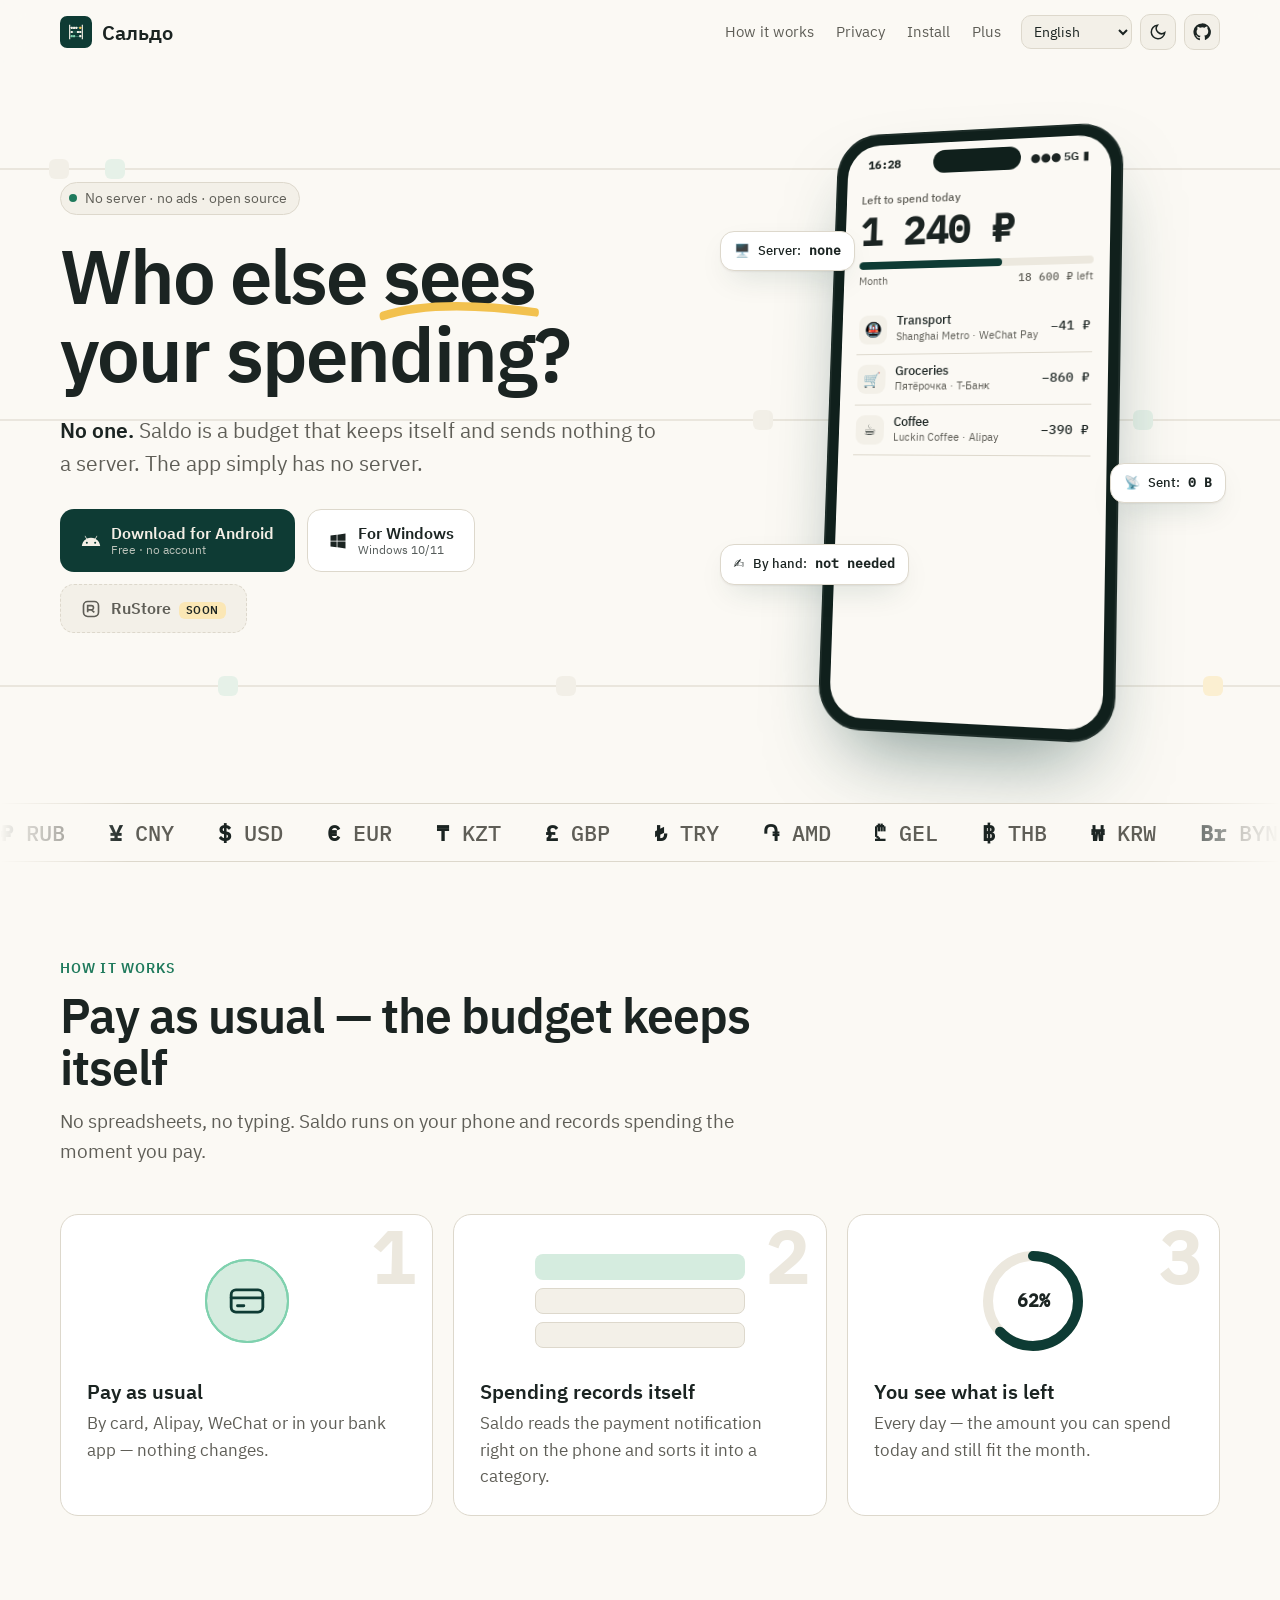
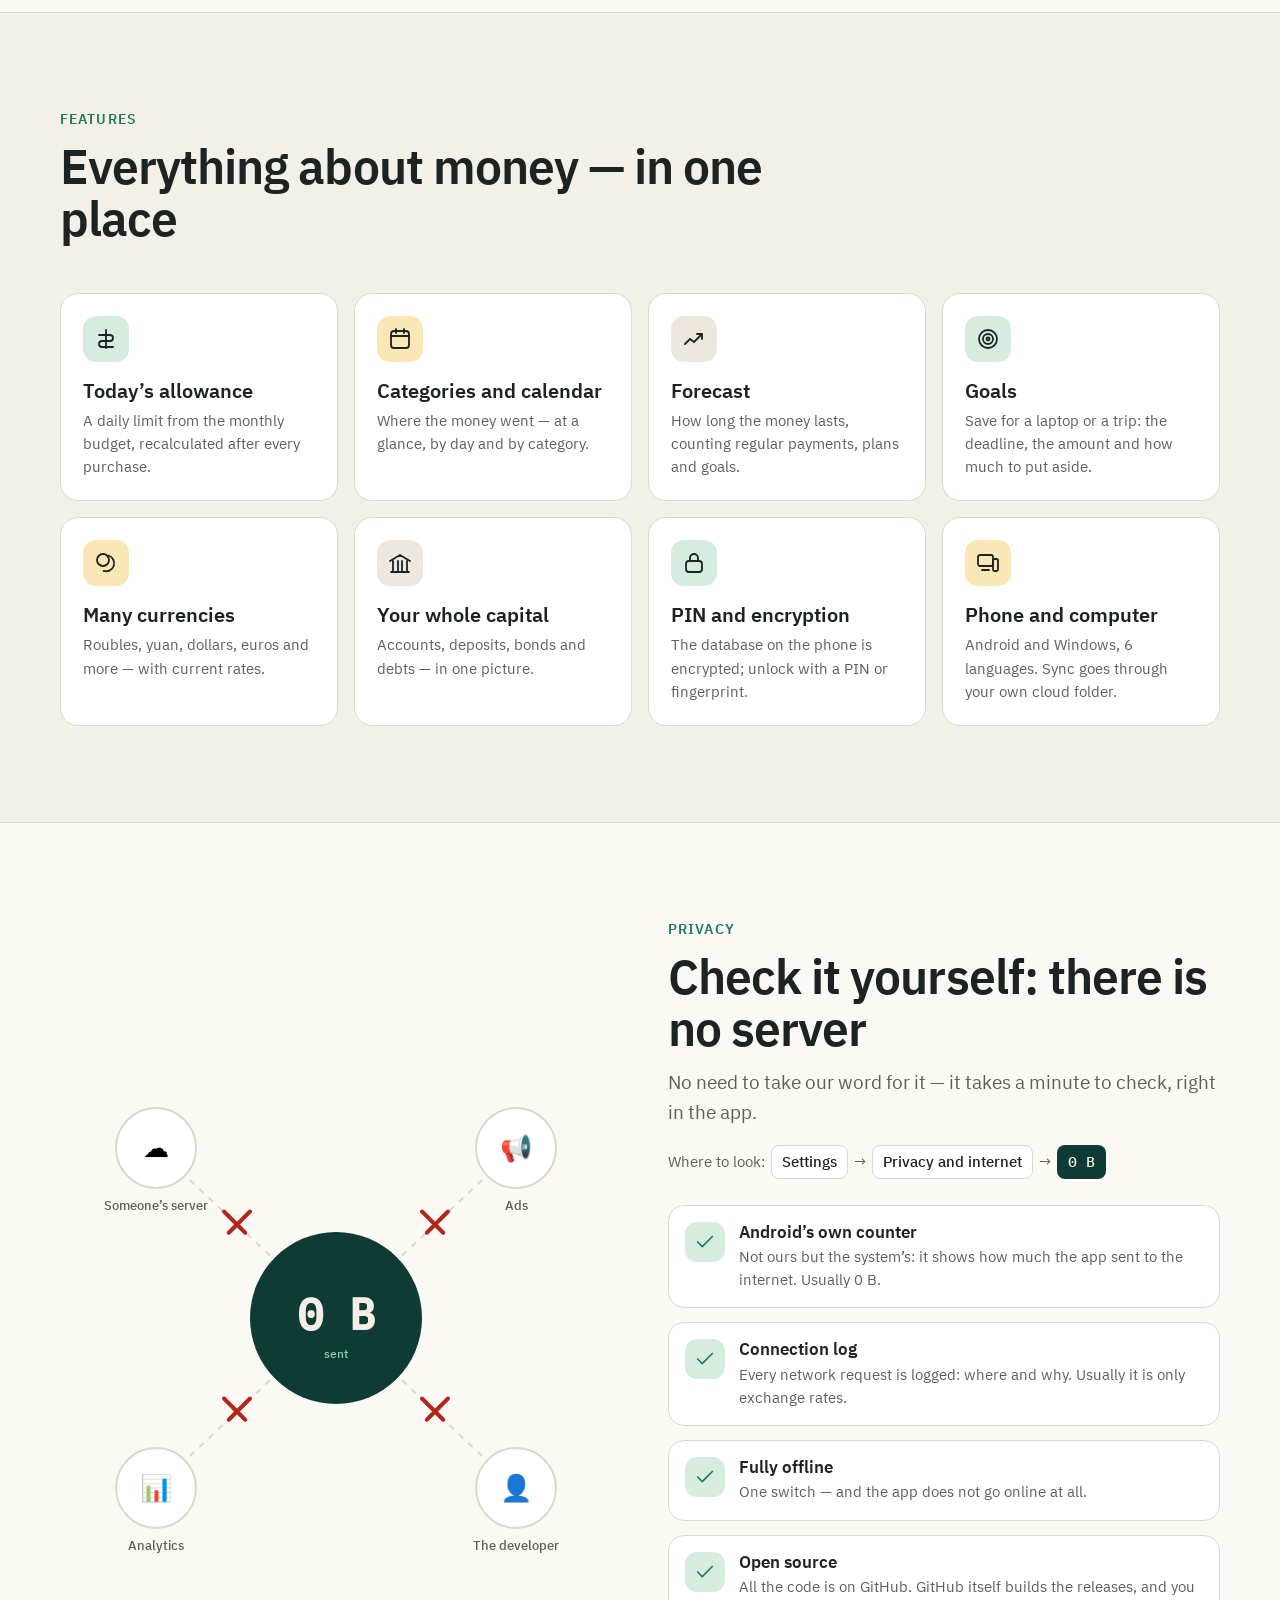
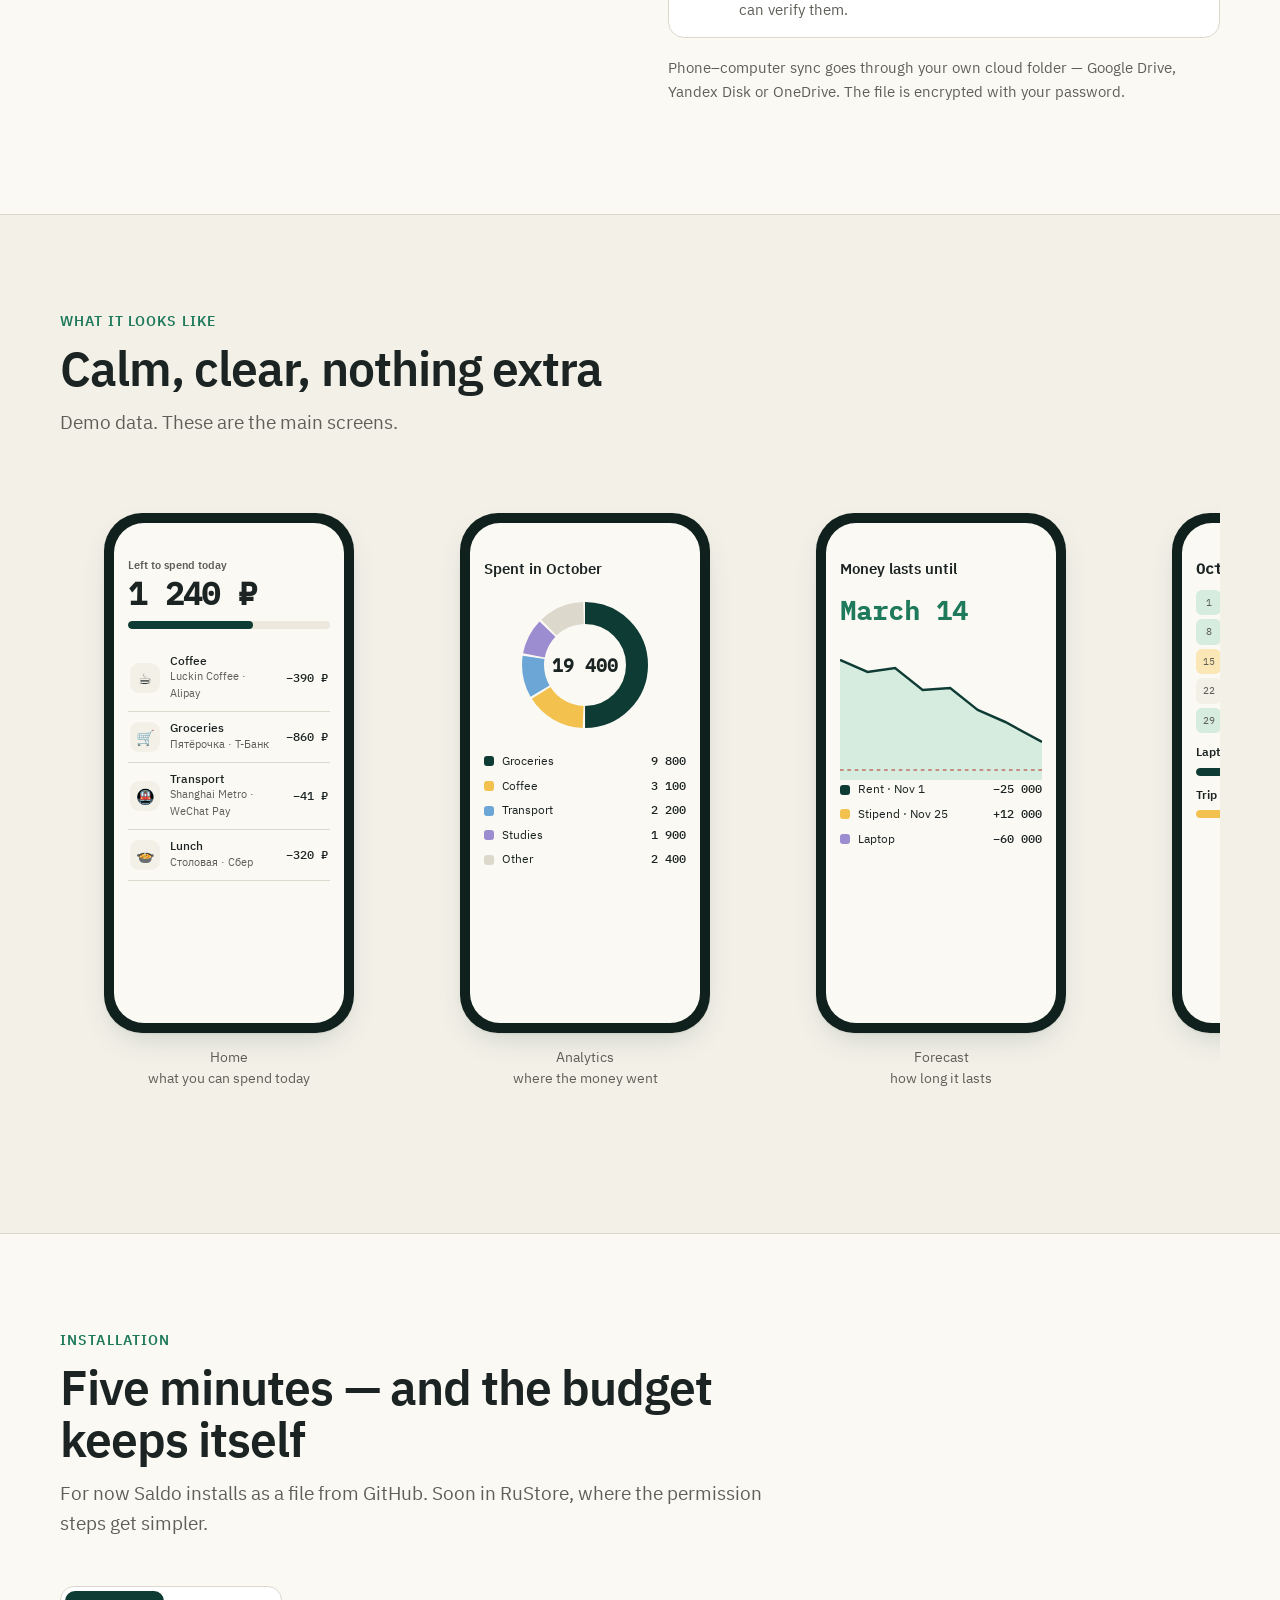
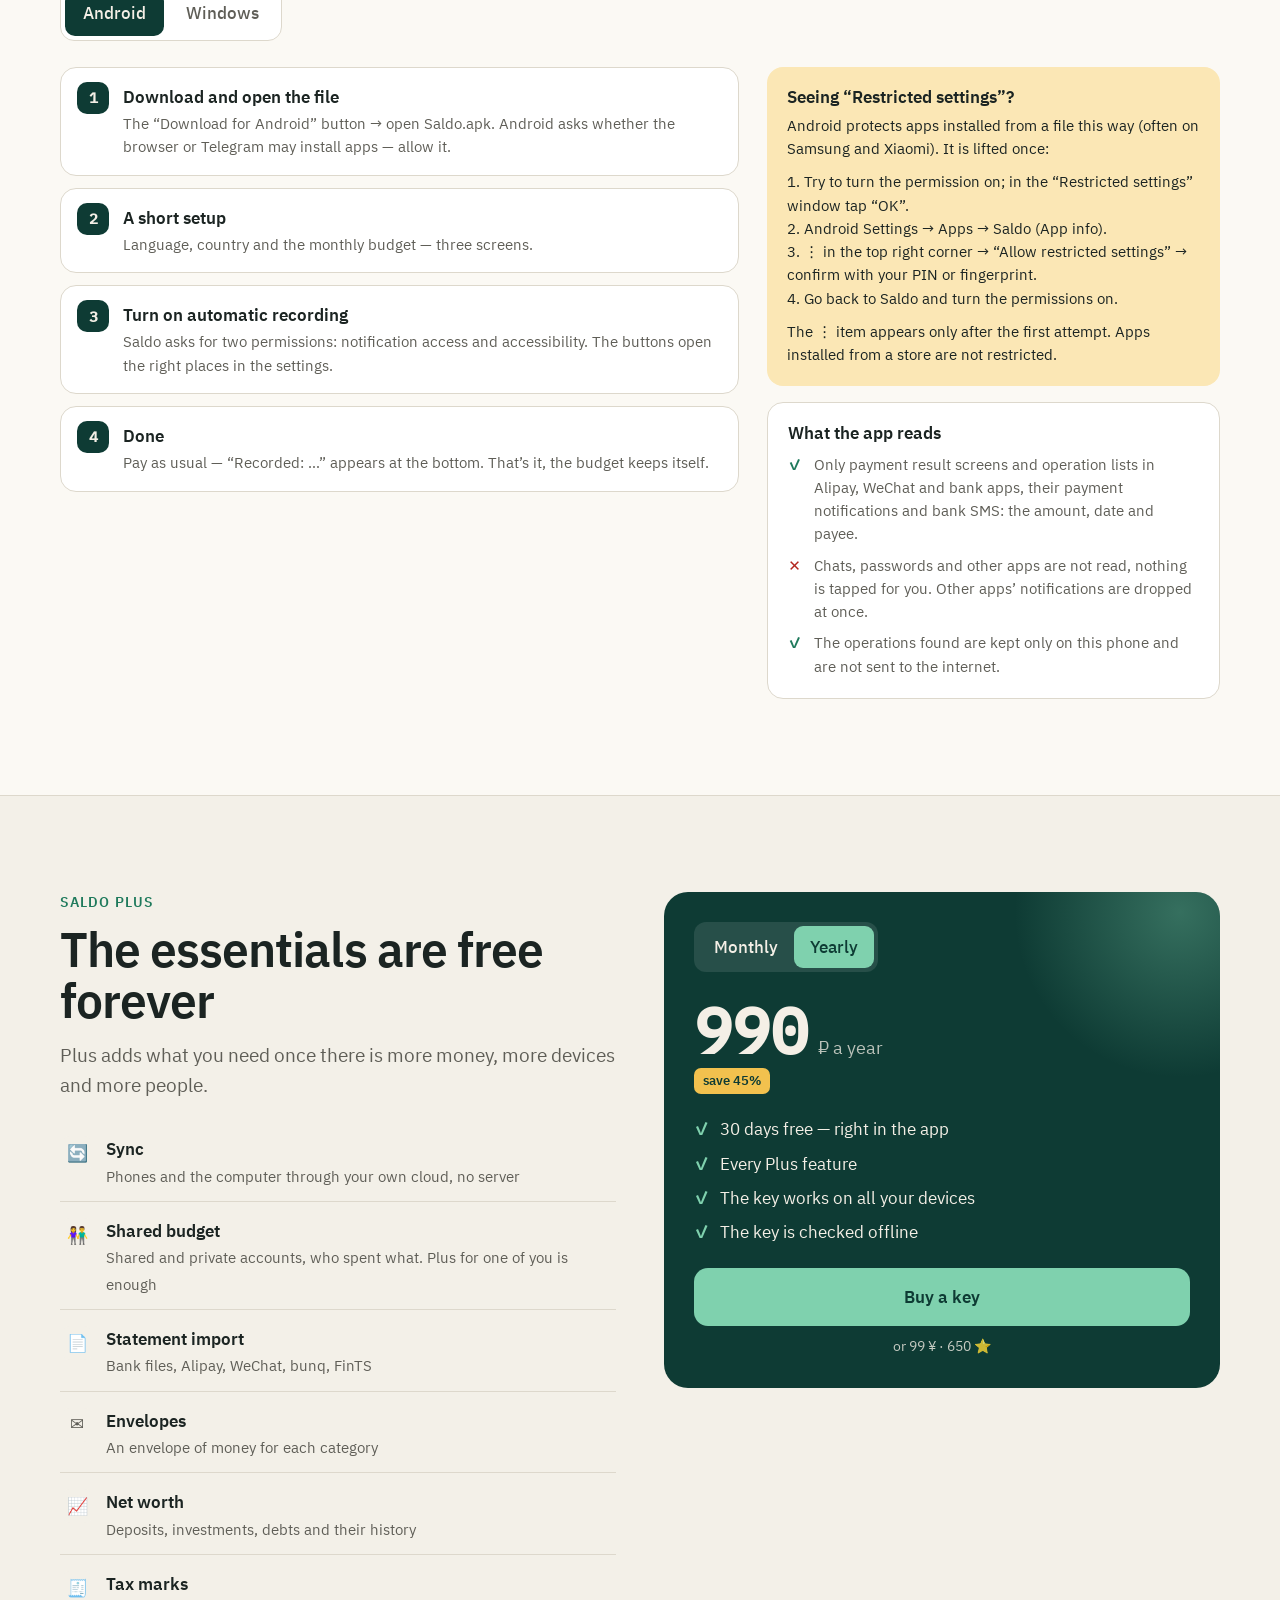
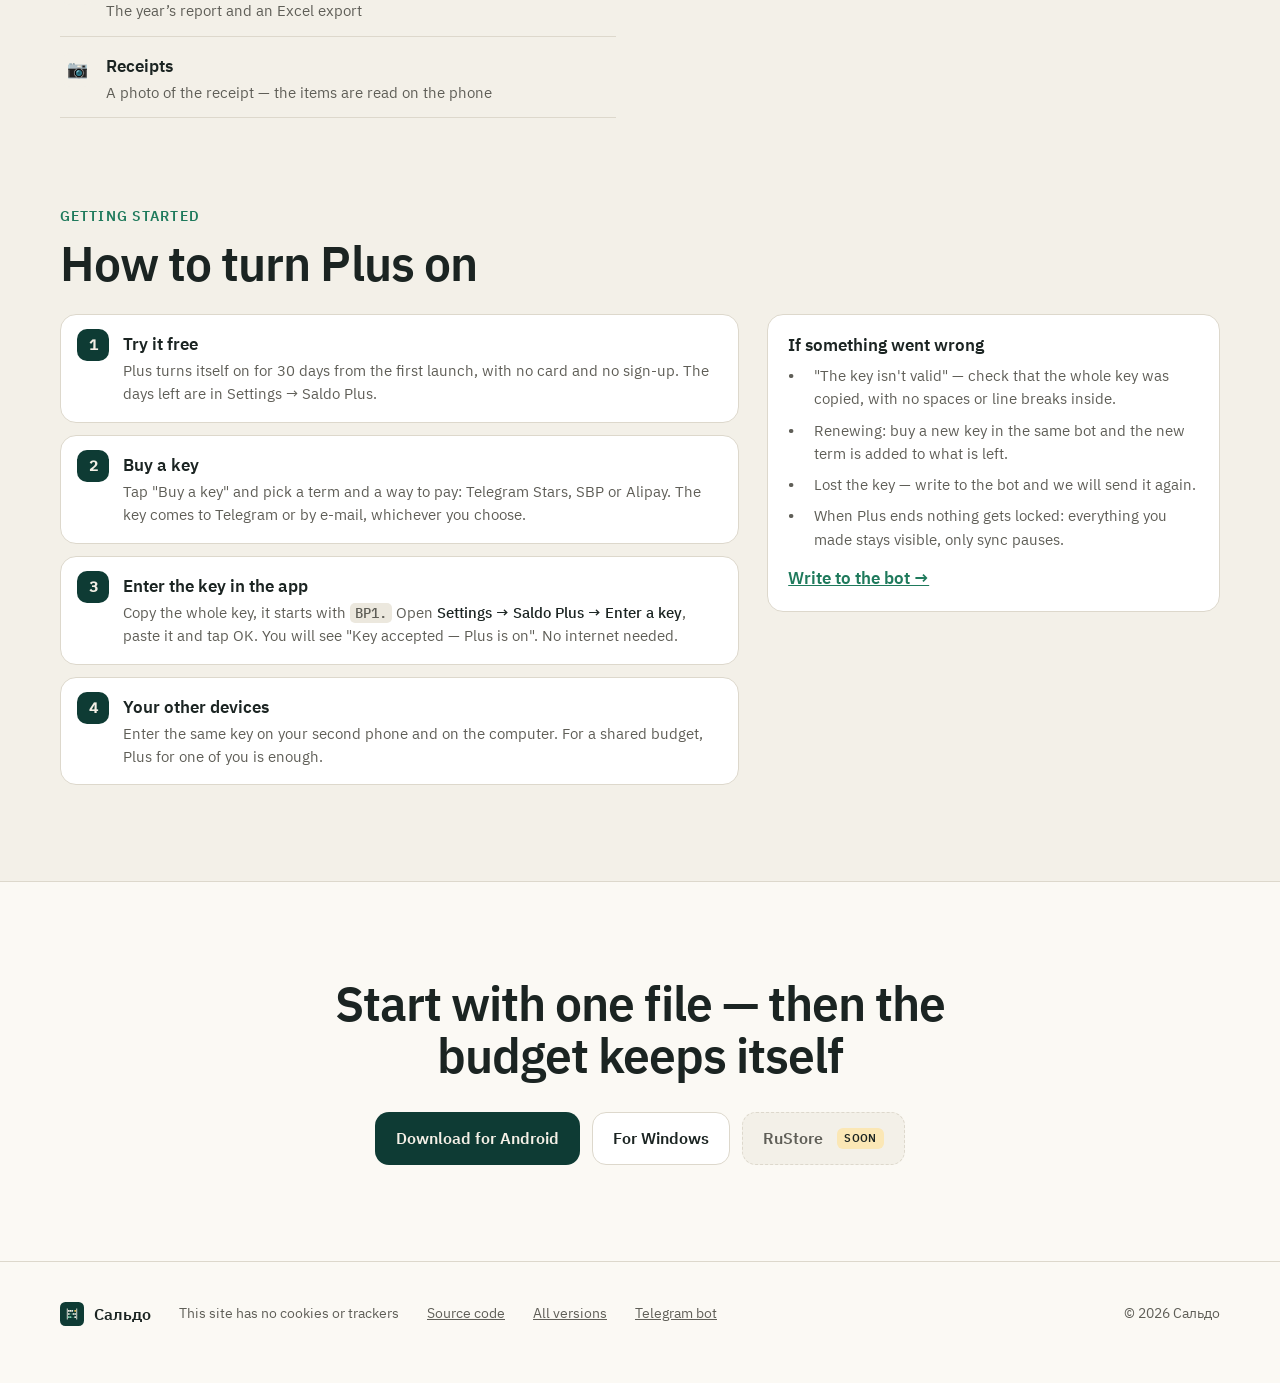
<file: site/index.html>
<!doctype html>
<html lang="ru">
<head>
<meta charset="utf-8">
<meta name="viewport" content="width=device-width, initial-scale=1">
<title>Сальдо — бюджет без сервера</title>
<meta name="description" content="Траты записываются сами из уведомлений банков, Alipay и WeChat. Данные только у тебя: у приложения нет сервера. Android и Windows, бесплатно.">
<meta name="theme-color" content="#0E3B34">
<meta property="og:title" content="Сальдо — бюджет без сервера">
<meta property="og:description" content="Кто ещё видит твои траты? Никто: у Сальдо нет сервера.">
<meta property="og:type" content="website">
<link rel="icon" href="icon.svg" type="image/svg+xml">
<link rel="stylesheet" href="style.css">
</head>
<body>

<header class="top" id="top">
  <div class="wrap">
    <a class="brand" href="#"><img src="icon.svg" alt=""><span>Сальдо</span></a>
    <nav class="nav" id="nav">
      <a href="#how" data-i18n="nav_how">Как работает</a>
      <a href="#privacy" data-i18n="nav_privacy">Приватность</a>
      <a href="#install" data-i18n="nav_install">Установка</a>
      <a href="#plus" data-i18n="nav_plus">Плюс</a>
      <a href="buy.html" class="only-menu" data-i18n="buy_t">Купить ключ</a>
      <a href="#activate" class="only-menu" data-i18n="act_t">Как включить Плюс</a>
      <a href="https://t.me/Saldobudget_bot" class="only-menu" target="_blank" rel="noopener" data-i18n="ft_bot">Telegram-бот</a>
    </nav>
    <div class="tools">
      <select class="lang" id="lang" aria-label="Language"></select>
      <button class="iconbtn" id="theme" type="button" data-i18n-title="theme" title="Тема">
        <svg viewBox="0 0 24 24" fill="none" stroke="currentColor" stroke-width="2" stroke-linecap="round"><path d="M21 12.8A9 9 0 1 1 11.2 3a7 7 0 0 0 9.8 9.8z"/></svg>
      </button>
      <a class="iconbtn" href="https://github.com/Dania201032/saldo" aria-label="GitHub">
        <svg viewBox="0 0 24 24" fill="currentColor"><path d="M12 .5A11.5 11.5 0 0 0 8.4 22.9c.6.1.8-.3.8-.6v-2c-3.2.7-3.9-1.5-3.9-1.5-.5-1.3-1.3-1.7-1.3-1.7-1-.7.1-.7.1-.7 1.2.1 1.8 1.2 1.8 1.2 1 1.8 2.8 1.3 3.5 1 .1-.8.4-1.3.7-1.6-2.6-.3-5.3-1.3-5.3-5.7 0-1.3.5-2.3 1.2-3.1-.1-.3-.5-1.5.1-3.2 0 0 1-.3 3.3 1.2a11.4 11.4 0 0 1 6 0C17.9 4.3 19 4.6 19 4.6c.6 1.7.2 2.9.1 3.2.8.8 1.2 1.8 1.2 3.1 0 4.4-2.7 5.4-5.3 5.7.4.4.8 1.1.8 2.2v3.3c0 .3.2.7.8.6A11.5 11.5 0 0 0 12 .5z"/></svg>
      </a>
      <button class="iconbtn menubtn" id="menu" type="button" aria-expanded="false" aria-controls="nav" data-i18n-title="menu" title="Меню">
        <svg viewBox="0 0 24 24" fill="none" stroke="currentColor" stroke-width="2" stroke-linecap="round"><path class="m1" d="M4 7h16"/><path class="m2" d="M4 12h16"/><path class="m3" d="M4 17h16"/></svg>
      </button>
    </div>
  </div>
</header>

<main>
<!-- ======================= HERO ======================= -->
<section class="hero" id="download">
  <div class="abacus" aria-hidden="true">
    <div class="rod" style="top:14%"><i style="left:8%;--b:180px;--d:13s"></i><i class="g" style="left:12%;--b:220px;--d:15s;--s:-3s"></i><i style="left:70%;--a:-140px;--b:40px;--d:17s"></i></div>
    <div class="rod" style="top:48%"><i class="y" style="left:3%;--b:260px;--d:19s"></i><i style="left:58%;--a:-200px;--b:60px;--d:14s;--s:-5s"></i><i class="g" style="left:85%;--a:-260px;--b:0px;--d:16s"></i></div>
    <div class="rod" style="top:84%"><i class="g" style="left:20%;--b:160px;--d:18s;--s:-2s"></i><i style="left:44%;--a:-120px;--b:120px;--d:12s"></i><i class="y" style="left:90%;--a:-300px;--b:0px;--d:20s"></i></div>
  </div>
  <div class="wrap">
    <div>
      <div class="eyebrow"><span class="dot"></span><span data-i18n="eyebrow">Нет сервера · нет рекламы · открытый код</span></div>
      <h1 id="h1">Кто ещё видит твои траты?</h1>
      <p class="lead" data-i18n-html="hero_lead"><b>Никто.</b> Сальдо — бюджет, который ведёт себя сам и ничего не отправляет на сервер. Сервера у приложения просто нет.</p>
      <div class="btns">
        <a class="btn dl-android" href="https://github.com/Dania201032/saldo/releases/latest">
          <svg viewBox="0 0 24 24" fill="currentColor"><path d="M17.6 9.48l1.84-3.18a.38.38 0 0 0-.66-.38l-1.86 3.22a11.4 11.4 0 0 0-9.84 0L5.22 5.92a.38.38 0 0 0-.66.38L6.4 9.48A10.8 10.8 0 0 0 1 18h22a10.8 10.8 0 0 0-5.4-8.52zM7 15.25a1.25 1.25 0 1 1 1.25-1.25A1.25 1.25 0 0 1 7 15.25zm10 0A1.25 1.25 0 1 1 18.25 14 1.25 1.25 0 0 1 17 15.25z"/></svg>
          <span class="lbl"><span data-i18n="dl_android">Скачать для Android</span><small class="size-apk" data-i18n="free_note">Бесплатно · без аккаунта</small></span>
        </a>
        <a class="btn ghost dl-windows" href="https://github.com/Dania201032/saldo/releases/latest">
          <svg viewBox="0 0 24 24" fill="currentColor"><path d="M3 5.5l7.4-1v7.1H3zm0 13l7.4 1v-7H3zm8.3 1.1L21 21v-8.4h-9.7zm0-15.2v7.2H21V3z"/></svg>
          <span class="lbl"><span data-i18n="dl_windows">Для Windows</span><small class="size-win">Windows 10/11</small></span>
        </a>
        <a class="btn soon" href="https://www.rustore.ru/catalog/app/app.saldo" aria-disabled="true">
          <svg viewBox="0 0 24 24" fill="none" stroke="currentColor" stroke-width="2"><rect x="3" y="3" width="18" height="18" rx="5"/><path d="M8 16V8h4.5a2.5 2.5 0 0 1 0 5H8m4.5 0L16 16"/></svg>
          <span class="lbl"><span data-i18n="dl_rustore">RuStore</span> <span class="badge" data-i18n="soon">скоро</span></span>
        </a>
      </div>
      <div class="release" id="release"></div>
    </div>

    <div class="stage" aria-hidden="true">
      <div class="chip c1">🖥️ <span data-i18n="chip1">Сервер</span> <b data-i18n="chip_none">нет</b></div>
      <div class="chip c2">📡 <span data-i18n="chip2">Отправлено</span> <b data-i18n="chip_zero">0 Б</b></div>
      <div class="chip c3">✍️ <span data-i18n="chip3">Руками</span> <b data-i18n="chip_never">не нужно</b></div>
      <div class="phone">
        <div class="screen">
          <div class="notch"></div>
          <div class="sbar"><span class="mono" id="clock">9:41</span><span>●●● 5G ▮</span></div>
          <div class="notif" id="notif">
            <div class="ic" id="nIc">支</div>
            <div><div class="h"><span id="nApp">Alipay</span><span data-i18n="demo_now">сейчас</span></div><div class="b" id="nBody">Оплата ¥38.00 · Luckin Coffee</div></div>
          </div>
          <div class="app">
            <h4 data-i18n="demo_today">Можно потратить сегодня</h4>
            <div class="today mono" id="today">1 240 ₽</div>
            <div class="bar"><b id="mbar"></b></div>
            <div class="barlbl"><span data-i18n="demo_month">Месяц</span><span><span class="mono" id="mleft">18 600 ₽</span> <span data-i18n="demo_left">осталось</span></span></div>
            <ul class="list" id="list"></ul>
          </div>
          <div class="toast" id="toast">Записано: Кофе −390 ₽</div>
        </div>
      </div>
    </div>
  </div>
</section>

<div class="ticker" aria-hidden="true"><div id="ticker"></div></div>

<!-- ======================= HOW ======================= -->
<section id="how">
  <div class="wrap">
    <div class="sec-h reveal">
      <div class="kicker" data-i18n="how_k">Как это работает</div>
      <h2 data-i18n="how_t">Платишь как обычно — бюджет ведётся сам</h2>
      <p data-i18n="how_p"></p>
    </div>
    <div class="steps">
      <div class="step reveal">
        <div class="vis"><div class="paywave"><svg viewBox="0 0 24 24" fill="none" stroke="currentColor" stroke-width="1.8" stroke-linecap="round"><rect x="2" y="5" width="20" height="14" rx="3"/><path d="M2 10h20M6 15h4"/></svg></div></div>
        <h3 data-i18n="how1_t"></h3><p data-i18n="how1"></p>
      </div>
      <div class="step reveal" style="--delay:.12s">
        <div class="vis"><div class="flyrow"><div></div><div></div><div></div></div></div>
        <h3 data-i18n="how2_t"></h3><p data-i18n="how2"></p>
      </div>
      <div class="step reveal" style="--delay:.24s">
        <div class="vis"><svg class="ring" viewBox="0 0 110 110"><circle class="bg" cx="55" cy="55" r="45"/><circle class="fg" cx="55" cy="55" r="45"/><text x="55" y="61" text-anchor="middle">62%</text></svg></div>
        <h3 data-i18n="how3_t"></h3><p data-i18n="how3"></p>
      </div>
    </div>
  </div>
</section>

<!-- ======================= FEATURES ======================= -->
<section class="alt" id="features">
  <div class="wrap">
    <div class="sec-h reveal">
      <div class="kicker" data-i18n="feat_k">Возможности</div>
      <h2 data-i18n="feat_t">Всё о деньгах — в одном месте</h2>
    </div>
    <div class="grid" id="feats"></div>
  </div>
</section>

<!-- ======================= PRIVACY ======================= -->
<section class="privacy" id="privacy">
  <div class="wrap">
    <div class="net reveal" id="net">
      <svg viewBox="0 0 500 500" aria-hidden="true">
        <g id="links"></g>
        <circle class="pulse" cx="250" cy="250" r="90"/>
        <circle class="pulse" cx="250" cy="250" r="90" style="animation-delay:1.5s"/>
        <circle class="core" cx="250" cy="250" r="86"/>
        <text class="zero" x="250" y="262" id="zero">0 Б</text>
        <text class="zl" x="250" y="290" data-i18n="net_sent">отправлено</text>
      </svg>
    </div>
    <div>
      <div class="sec-h reveal" style="margin-bottom:0">
        <div class="kicker" data-i18n="pv_k">Приватность</div>
        <h2 data-i18n="pv_t">Проверь сам: сервера нет</h2>
        <p data-i18n="pv_p"></p>
      </div>
      <div class="path reveal"><i data-i18n="pv_path">Где посмотреть:</i><span data-i18n="pv_settings">Настройки</span><i>→</i><span data-i18n="pv_screen">Приватность и интернет</span><i>→</i><span class="z" data-i18n="chip_zero">0 Б</span></div>
      <ul class="checks" id="checks"></ul>
      <p class="muted reveal" style="margin-top:18px;font-size:15px" data-i18n="pv_sync"></p>
    </div>
  </div>
</section>

<!-- ======================= SCREENS ======================= -->
<section class="alt" id="screens">
  <div class="wrap">
    <div class="sec-h reveal">
      <div class="kicker" data-i18n="shots_k">Как это выглядит</div>
      <h2 data-i18n="shots_t">Спокойно, понятно, без лишнего</h2>
      <p data-i18n="shots_p"></p>
    </div>
  </div>
  <div class="wrap shots reveal" id="shots">
    <figure class="shot">
      <div class="phone"><div class="screen"><div class="mini">
        <h4 class="muted" data-i18n="demo_today" style="margin:0;font-size:11px"></h4>
        <div class="today mono" style="font-size:32px">1 240 ₽</div>
        <div class="bar"><b style="width:62%"></b></div>
        <ul class="list" id="miniList"></ul>
      </div></div></div>
      <figcaption><span data-i18n="s1"></span><span data-i18n="s1_s"></span></figcaption>
    </figure>
    <figure class="shot">
      <div class="phone"><div class="screen"><div class="mini">
        <h5 data-i18n="m_spent"></h5>
        <svg class="donut" viewBox="0 0 150 150" id="donut"></svg>
        <div class="legend" id="legend"></div>
      </div></div></div>
      <figcaption><span data-i18n="s2"></span><span data-i18n="s2_s"></span></figcaption>
    </figure>
    <figure class="shot">
      <div class="phone"><div class="screen"><div class="mini">
        <h5 data-i18n="m_runway"></h5>
        <div class="mono" style="font-size:26px;font-weight:600;color:var(--good)" data-i18n="m_runway_d"></div>
        <svg class="chart" viewBox="0 0 220 150" preserveAspectRatio="none">
          <path class="ar" d="M0,30 L30,42 L60,38 L90,60 L120,58 L150,80 L180,92 L220,112 L220,150 L0,150Z"/>
          <path class="ln" d="M0,30 L30,42 L60,38 L90,60 L120,58 L150,80 L180,92 L220,112"/>
          <line class="zl2" x1="0" y1="140" x2="220" y2="140"/>
        </svg>
        <div class="legend">
          <div><i style="background:var(--accent)"></i><span data-i18n="m_rent"></span><span class="mono">−25 000</span></div>
          <div><i style="background:var(--gold)"></i><span data-i18n="m_stipend"></span><span class="mono">+12 000</span></div>
          <div><i style="background:#9C8CD0"></i><span data-i18n="m_goal"></span><span class="mono">−60 000</span></div>
        </div>
      </div></div></div>
      <figcaption><span data-i18n="s3"></span><span data-i18n="s3_s"></span></figcaption>
    </figure>
    <figure class="shot">
      <div class="phone"><div class="screen"><div class="mini">
        <h5 class="mono" id="calMonth"></h5>
        <div class="cal" id="cal"></div>
        <div class="goal"><div style="display:flex;justify-content:space-between"><b data-i18n="m_goal"></b><span class="mono">38 000 / 60 000</span></div><div class="bar"><b style="width:63%"></b></div></div>
        <div class="goal"><div style="display:flex;justify-content:space-between"><b data-i18n="m_goal2"></b><span class="mono">9 500 / 25 000</span></div><div class="bar"><b style="width:38%;background:var(--gold)"></b></div></div>
      </div></div></div>
      <figcaption><span data-i18n="s4"></span><span data-i18n="s4_s"></span></figcaption>
    </figure>
    <figure class="shot">
      <div class="phone"><div class="screen"><div class="mini">
        <h5 data-i18n="pv_screen"></h5>
        <div class="pv-big"><span class="muted" data-i18n="m_counter"></span><b>0 Б</b></div>
        <div class="pv-row"><span data-i18n="m_offline"></span><span class="toggle"></span></div>
        <div class="pv-row"><span data-i18n="m_log"></span><span class="muted">›</span></div>
        <div class="pv-row"><span data-i18n="m_rates"></span><span class="mono muted">1.2 КБ</span></div>
      </div></div></div>
      <figcaption><span data-i18n="s5"></span><span data-i18n="s5_s"></span></figcaption>
    </figure>
  </div>
</section>

<!-- ======================= INSTALL ======================= -->
<section id="install">
  <div class="wrap">
    <div class="sec-h reveal">
      <div class="kicker" data-i18n="in_k">Установка</div>
      <h2 data-i18n="in_t">Пять минут — и бюджет ведётся сам</h2>
      <p data-i18n="in_p"></p>
    </div>
    <div class="tabs" role="tablist">
      <button role="tab" aria-selected="true" data-tab="android" data-i18n="tab_android">Android</button>
      <button role="tab" aria-selected="false" data-tab="windows" data-i18n="tab_windows">Windows</button>
    </div>
    <div class="pane" data-pane="android">
      <div class="inst">
        <ol class="ol">
          <li><b data-i18n="a1_t"></b><p data-i18n="a1"></p></li>
          <li><b data-i18n="a2_t"></b><p data-i18n="a2"></p></li>
          <li><b data-i18n="a3_t"></b><p data-i18n="a3"></p></li>
          <li><b data-i18n="a4_t"></b><p data-i18n="a4"></p></li>
        </ol>
        <div>
          <div class="note"><h3 data-i18n="rs_t"></h3><p data-i18n="rs_1"></p><p data-i18n="rs_2"></p><p data-i18n="rs_3"></p></div>
          <div class="reads"><h3 data-i18n="rd_t"></h3><p data-i18n="rd_1"></p><p class="no" data-i18n="rd_2"></p><p data-i18n="rd_3"></p></div>
        </div>
      </div>
    </div>
    <div class="pane" data-pane="windows" hidden>
      <div class="inst">
        <ol class="ol">
          <li><b data-i18n="w1_t"></b><p data-i18n="w1"></p></li>
          <li><b data-i18n="w2_t"></b><p data-i18n="w2"></p></li>
          <li><b data-i18n="w3_t"></b><p data-i18n="w3"></p></li>
        </ol>
        <div class="reads"><h3 data-i18n="w_note_t"></h3><p data-i18n="w_note"></p></div>
      </div>
    </div>
  </div>
</section>

<!-- ======================= PLUS ======================= -->
<section class="plus alt" id="plus">
  <div class="wrap">
    <div>
      <div class="sec-h reveal" style="margin-bottom:24px">
        <div class="kicker" data-i18n="pl_k">Сальдо Плюс</div>
        <h2 data-i18n="pl_t">Основное — бесплатно навсегда</h2>
        <p data-i18n="pl_p"></p>
      </div>
      <ul class="pf reveal" id="pf"></ul>
    </div>
    <div class="price reveal" style="--delay:.15s">
      <div class="seg period" id="period"><span class="knob"></span><button type="button" data-per="month" data-i18n="per_month">Месяц</button><button type="button" class="on" data-per="year" data-i18n="per_year">Год</button></div>
      <div class="amount"><span id="amt">990</span><small id="amtl">₽ в год</small></div>
      <span class="save" id="save" data-i18n="pr_save">выгоднее на 45%</span>
      <ul>
        <li data-i18n="pr_trial"></li>
        <li data-i18n="pr_li1"></li>
        <li data-i18n="pr_li2"></li>
        <li data-i18n="pr_li3"></li>
      </ul>
      <div class="buy">
        <a class="btn tg" id="buyBtn" href="buy.html?plan=year" data-i18n="buy_t">Купить ключ</a>
        <p class="buy-note" id="altPrices"></p>
      </div>
    </div>

    <!-- how to turn Plus on, step by step -->
    <div class="activate" id="activate">
      <div class="sec-h reveal" style="margin-bottom:24px">
        <div class="kicker" data-i18n="act_k">Подключение</div>
        <h2 data-i18n="act_t">Как включить Плюс</h2>
      </div>
      <div class="inst">
        <ol class="ol reveal">
          <li><b data-i18n="act1_t"></b><p data-i18n="act1"></p></li>
          <li><b data-i18n="act2_t"></b><p data-i18n="act2"></p></li>
          <li><b data-i18n="act3_t"></b><p data-i18n-html="act3"></p></li>
          <li><b data-i18n="act4_t"></b><p data-i18n="act4"></p></li>
        </ol>
        <div class="reads faq reveal" style="margin-top:0">
          <h3 data-i18n="actq_t">Если что-то пошло не так</h3>
          <p data-i18n="actq1"></p><p data-i18n="actq2"></p><p data-i18n="actq3"></p><p data-i18n="actq4"></p>
          <a class="help-link" href="https://t.me/Saldobudget_bot" target="_blank" rel="noopener" data-i18n="actq_bot">Написать в бот</a>
        </div>
      </div>
    </div>
  </div>
</section>

<!-- ======================= BAND ======================= -->
<section class="band">
  <div class="wrap reveal">
    <h2 data-i18n="band_t">Начни с одного файла — дальше бюджет ведётся сам</h2>
    <div class="btns">
      <a class="btn dl-android" href="https://github.com/Dania201032/saldo/releases/latest"><span data-i18n="dl_android">Скачать для Android</span></a>
      <a class="btn ghost dl-windows" href="https://github.com/Dania201032/saldo/releases/latest"><span data-i18n="dl_windows">Для Windows</span></a>
      <a class="btn soon" href="https://www.rustore.ru/catalog/app/app.saldo" aria-disabled="true"><span data-i18n="dl_rustore">RuStore</span> <span class="badge" data-i18n="soon">скоро</span></a>
    </div>
  </div>
</section>
</main>

<footer>
  <div class="wrap">
    <a class="brand" href="#"><img src="icon.svg" alt=""><span>Сальдо</span></a>
    <span data-i18n="ft_site">Сайт без cookies и счётчиков</span>
    <a href="https://github.com/Dania201032/saldo" data-i18n="ft_code">Исходный код</a>
    <a href="https://github.com/Dania201032/saldo/releases" data-i18n="ft_releases">Все версии</a>
    <a href="https://t.me/Saldobudget_bot" target="_blank" rel="noopener" data-i18n="ft_bot">Telegram-бот</a>
    <span class="sp">© 2026 Сальдо</span>
  </div>
</footer>

<!-- phones: download stays one tap away once the hero is scrolled past -->
<div class="dock" id="dock" aria-hidden="true">
  <a class="btn dl-android" href="https://github.com/Dania201032/saldo/releases/latest" tabindex="-1"><span data-i18n="dl_android">Скачать для Android</span></a>
  <a class="btn ghost" href="#plus" tabindex="-1" data-i18n="nav_plus">Плюс</a>
</div>

<script src="i18n.js"></script>
<script src="app.js"></script>
</body>
</html>
</file>
<file: site/style.css>
/* Сальдо — the site. The app's palette (lib/ui/ledger.dart) and fonts (IBM Plex), served from here:
   the page loads nothing from other sites except the latest-release lookup on GitHub. */

@font-face { font-family: Plex; src: url(fonts/IBMPlexSans-Regular.ttf) format('truetype'); font-weight: 400; font-display: swap; }
@font-face { font-family: Plex; src: url(fonts/IBMPlexSans-Medium.ttf) format('truetype'); font-weight: 500; font-display: swap; }
@font-face { font-family: Plex; src: url(fonts/IBMPlexSans-SemiBold.ttf) format('truetype'); font-weight: 600; font-display: swap; }
@font-face { font-family: PlexMono; src: url(fonts/IBMPlexMono-Medium.ttf) format('truetype'); font-weight: 500; font-display: swap; }

:root {
  --paper: #FBF9F4; --ink: #1B2422; --emerald: #0E3B34; --muted: #5F5E57; --rule: #DDD8CC;
  --track: #ECE8DE; --shade: #F3F0E8; --mint-tint: #D5ECDF; --yellow-tint: #FBE7B5;
  --yellow: #E0A93A; --gold: #F2C14E; --mint: #7FD1AE; --good: #1F7A5C; --bad: #B3261E;
  --accent: var(--emerald); --on-accent: #F4EFE6; --card: #FFFFFF; --phone: #10201C;
  --shadow: 0 1px 2px rgba(27,36,34,.06), 0 12px 32px -12px rgba(14,59,52,.22);
  --radius: 18px; --ease: cubic-bezier(.2,.8,.2,1);
  color-scheme: light;
}
@media (prefers-color-scheme: dark) {
  :root:not([data-theme="light"]) {
    --paper: #121816; --ink: #EDEAE2; --muted: #A3A69E; --rule: #2E3633; --track: #242C29;
    --shade: #1A211E; --mint-tint: #1E3D33; --yellow-tint: #4A3B17; --good: #7FD1AE; --bad: #F2A69D;
    --accent: #7FD1AE; --on-accent: #0E1F1A; --card: #182120; --phone: #050A09;
    --shadow: 0 1px 2px rgba(0,0,0,.3), 0 16px 40px -16px rgba(0,0,0,.6);
    color-scheme: dark;
  }
}
:root[data-theme="dark"] {
  --paper: #121816; --ink: #EDEAE2; --muted: #A3A69E; --rule: #2E3633; --track: #242C29;
  --shade: #1A211E; --mint-tint: #1E3D33; --yellow-tint: #4A3B17; --good: #7FD1AE; --bad: #F2A69D;
  --accent: #7FD1AE; --on-accent: #0E1F1A; --card: #182120; --phone: #050A09;
  --shadow: 0 1px 2px rgba(0,0,0,.3), 0 16px 40px -16px rgba(0,0,0,.6);
  color-scheme: dark;
}

* { box-sizing: border-box; }
html { scroll-behavior: smooth; -webkit-text-size-adjust: 100%; }
body {
  margin: 0; background: var(--paper); color: var(--ink);
  font: 400 17px/1.55 Plex, system-ui, -apple-system, "Segoe UI", "PingFang SC", "Microsoft YaHei", sans-serif;
  overflow-x: hidden;
}
a { color: inherit; }
img, svg { display: block; }
.mono { font-family: PlexMono, ui-monospace, "SF Mono", Consolas, monospace; font-variant-numeric: tabular-nums; }
.wrap { width: min(1160px, 100% - 32px); margin-inline: auto; }
.muted { color: var(--muted); }
.sr { position: absolute; width: 1px; height: 1px; overflow: hidden; clip: rect(0 0 0 0); }

/* ---------- header ---------- */
.top {
  position: sticky; top: 0; z-index: 50;
  background: color-mix(in srgb, var(--paper) 82%, transparent);
  backdrop-filter: saturate(1.4) blur(12px); -webkit-backdrop-filter: saturate(1.4) blur(12px);
  border-bottom: 1px solid transparent; transition: border-color .3s;
}
.top.scrolled { border-bottom-color: var(--rule); }
.top .wrap { display: flex; align-items: center; gap: 20px; height: 64px; }
.brand { display: flex; align-items: center; gap: 10px; font-weight: 600; font-size: 20px; text-decoration: none; }
.brand img { width: 32px; height: 32px; }
.nav { display: flex; gap: 22px; margin-left: auto; font-size: 15px; }
.nav a { text-decoration: none; color: var(--muted); transition: color .2s; }
.nav a:hover { color: var(--ink); }
.tools { display: flex; align-items: center; gap: 8px; }
.lang {
  font: inherit; font-size: 14px; color: var(--ink); background: var(--shade); border: 1px solid var(--rule);
  border-radius: 10px; padding: 6px 8px; cursor: pointer;
}
.iconbtn {
  width: 36px; height: 36px; display: grid; place-items: center; border-radius: 10px;
  border: 1px solid var(--rule); background: var(--shade); color: var(--ink); cursor: pointer; text-decoration: none;
}
.iconbtn svg { width: 18px; height: 18px; }
.menubtn, .nav .only-menu { display: none; }
/* phones and narrow windows: the links fold into a menu under the header */
@media (max-width: 860px) {
  .tools { margin-left: auto; }
  .menubtn { display: grid; }
  .menubtn path { transition: transform .3s var(--ease), opacity .2s; transform-origin: center; }
  .menu-open .menubtn .m1 { transform: translateY(5px) rotate(45deg); }
  .menu-open .menubtn .m2 { opacity: 0; }
  .menu-open .menubtn .m3 { transform: translateY(-5px) rotate(-45deg); }
  .top.menu-open { background: var(--paper); border-bottom-color: var(--rule); }
  .nav {
    position: absolute; left: 0; right: 0; top: 100%; margin: 0; flex-direction: column; gap: 0;
    padding: 6px 16px 14px; background: var(--paper); border-bottom: 1px solid var(--rule); box-shadow: var(--shadow);
    font-size: 17px; visibility: hidden; opacity: 0; transform: translateY(-8px);
    transition: opacity .25s var(--ease), transform .25s var(--ease), visibility .25s;
  }
  .nav.open { visibility: visible; opacity: 1; transform: none; }
  .nav a, .nav .only-menu { display: block; padding: 13px 4px; color: var(--ink); border-bottom: 1px solid var(--rule); }
  .nav a:last-child { border-bottom: 0; }
}
@media (max-width: 420px) {
  .top .wrap { gap: 10px; height: 58px; }
  .brand { font-size: 18px; }
  .brand img { width: 28px; height: 28px; }
  .lang { max-width: 104px; padding: 6px 4px; }
  .tools > a.iconbtn { display: none; } /* GitHub stays one tap away in the footer */
}

/* ---------- buttons ---------- */
.btns { display: flex; flex-wrap: wrap; gap: 12px; }
.btn {
  --bg: var(--accent); --fg: var(--on-accent);
  position: relative; overflow: hidden; display: inline-flex; align-items: center; gap: 10px;
  padding: 13px 20px; border-radius: 14px; background: var(--bg); color: var(--fg);
  font-weight: 600; font-size: 16px; text-decoration: none; border: 1px solid transparent;
  transition: transform .25s var(--ease), box-shadow .25s var(--ease);
}
.btn:hover { transform: translateY(-2px); box-shadow: var(--shadow); }
.btn::after { /* a light sweep across the button */
  content: ""; position: absolute; inset: 0; transform: translateX(-120%);
  background: linear-gradient(100deg, transparent 30%, rgba(255,255,255,.28) 50%, transparent 70%);
}
.btn:hover::after { transform: translateX(120%); transition: transform .8s var(--ease); }
.btn svg { width: 20px; height: 20px; flex: none; }
.btn small { display: block; font-weight: 400; font-size: 12px; opacity: .75; line-height: 1.2; }
.btn .lbl { line-height: 1.25; }
.btn.ghost { --bg: var(--card); --fg: var(--ink); border-color: var(--rule); }
.btn.soon { --bg: var(--shade); --fg: var(--muted); border: 1px dashed var(--rule); cursor: default; }
.btn.soon:hover { transform: none; box-shadow: none; }
.btn.soon::after { display: none; }
.badge {
  display: inline-block; font-size: 11px; font-weight: 600; letter-spacing: .04em; text-transform: uppercase;
  background: var(--yellow-tint); color: var(--ink); padding: 2px 7px; border-radius: 6px; margin-left: 4px;
}

/* ---------- hero ---------- */
.hero { position: relative; padding: 56px 0 72px; overflow: hidden; }
.hero .wrap { display: grid; grid-template-columns: 1.1fr .9fr; gap: 48px; align-items: center; }
@media (max-width: 900px) { .hero .wrap { grid-template-columns: 1fr; } .hero { padding-top: 32px; } }
.eyebrow {
  display: inline-flex; align-items: center; gap: 8px; font-size: 14px; color: var(--muted);
  background: var(--shade); border: 1px solid var(--rule); border-radius: 999px; padding: 5px 12px 5px 8px; margin-bottom: 22px;
}
.eyebrow .dot { width: 8px; height: 8px; border-radius: 50%; background: var(--good); box-shadow: 0 0 0 0 var(--good); animation: ping 2.4s infinite; }
@keyframes ping { 0% { box-shadow: 0 0 0 0 color-mix(in srgb, var(--good) 55%, transparent); } 70%,100% { box-shadow: 0 0 0 10px transparent; } }
h1 {
  font-weight: 600; font-size: clamp(40px, 6.4vw, 76px); line-height: 1.02; letter-spacing: -.025em; margin: 0 0 22px;
}
h1 .w { display: inline-block; opacity: 0; transform: translateY(.45em) rotate(2deg); animation: rise .9s var(--ease) forwards; }
@keyframes rise { to { opacity: 1; transform: none; } }
h1 .mark { position: relative; white-space: nowrap; }
h1 .mark svg { position: absolute; left: -2%; bottom: -.12em; width: 104%; height: .32em; overflow: visible; }
h1 .mark path { fill: none; stroke: var(--gold); stroke-width: 7; stroke-linecap: round; stroke-dasharray: 320; stroke-dashoffset: 320; animation: draw 1.1s var(--ease) 1.1s forwards; }
@keyframes draw { to { stroke-dashoffset: 0; } }
.lead { font-size: clamp(18px, 2.1vw, 21px); color: var(--muted); max-width: 34em; margin: 0 0 30px; }
.lead b { color: var(--ink); font-weight: 600; }
.release { margin-top: 16px; font-size: 14px; color: var(--muted); min-height: 1.5em; }
.release a { color: var(--muted); }

/* abacus rods drifting behind the hero */
.abacus { position: absolute; inset: 0; z-index: -1; pointer-events: none; opacity: .55; }
.rod { position: absolute; left: -5%; right: -5%; height: 2px; background: var(--rule); }
.rod i {
  position: absolute; top: -9px; width: 20px; height: 20px; border-radius: 6px; background: var(--track);
  animation: slide var(--d, 14s) var(--ease) infinite alternate; animation-delay: var(--s, 0s);
}
.rod i.g { background: var(--mint-tint); } .rod i.y { background: var(--yellow-tint); }
@keyframes slide { from { transform: translateX(var(--a, 0)); } to { transform: translateX(var(--b, 120px)); } }

/* ---------- phone mockup ---------- */
.stage { position: relative; display: grid; place-items: center; min-height: 600px; perspective: 1400px; }
.phone {
  position: relative; width: 300px; height: 610px; border-radius: 44px; background: var(--phone);
  padding: 12px; box-shadow: 0 40px 80px -30px rgba(14,59,52,.55), inset 0 0 0 2px rgba(255,255,255,.06);
  transform: rotateY(-14deg) rotateX(6deg); transition: transform .6s var(--ease);
  animation: float 7s ease-in-out infinite;
}
@keyframes float { 50% { translate: 0 -10px; } }
.stage:hover .phone { transform: rotateY(-4deg) rotateX(2deg); }
.screen {
  position: relative; height: 100%; border-radius: 34px; overflow: hidden; background: var(--paper);
  color: var(--ink); font-size: 13px;
}
.notch { position: absolute; top: 8px; left: 50%; translate: -50% 0; width: 92px; height: 24px; border-radius: 14px; background: var(--phone); z-index: 5; }
.sbar { display: flex; justify-content: space-between; padding: 12px 22px 0; font-size: 12px; font-weight: 600; }
.app { padding: 18px 16px 0; }
.app h4 { margin: 0; font-size: 12px; font-weight: 500; color: var(--muted); }
.today { font-size: 40px; font-weight: 600; letter-spacing: -.02em; line-height: 1.1; margin: 2px 0 2px; transition: color .4s; }
.today.tick { color: var(--good); }
.bar { height: 8px; border-radius: 6px; background: var(--track); overflow: hidden; margin: 10px 0 4px; }
.bar b { display: block; height: 100%; width: 62%; border-radius: 6px; background: var(--accent); transition: width .9s var(--ease); }
.barlbl { display: flex; justify-content: space-between; font-size: 11px; color: var(--muted); }
.list { margin: 16px 0 0; padding: 0; list-style: none; }
.list li {
  display: grid; grid-template-columns: 30px 1fr auto; gap: 10px; align-items: center;
  padding: 9px 2px; border-bottom: 1px solid var(--rule);
}
.list li.new { animation: newrow 1.6s var(--ease); }
@keyframes newrow { 0% { background: var(--mint-tint); transform: translateY(-14px); opacity: 0; } 25% { opacity: 1; transform: none; } 100% { background: transparent; } }
.cat { width: 30px; height: 30px; border-radius: 9px; display: grid; place-items: center; font-size: 15px; background: var(--shade); }
.list .t { font-weight: 500; line-height: 1.2; }
.list .s { font-size: 11px; color: var(--muted); }
.list .a { font-weight: 500; }
.notif {
  position: absolute; z-index: 6; left: 10px; right: 10px; top: 38px; display: grid; grid-template-columns: 34px 1fr; gap: 10px;
  padding: 11px 12px; border-radius: 18px; background: color-mix(in srgb, var(--card) 92%, transparent);
  backdrop-filter: blur(10px); box-shadow: 0 10px 30px -8px rgba(0,0,0,.35);
  transform: translateY(-130%); opacity: 0;
}
.notif.show { animation: notif 3.2s var(--ease) forwards; }
@keyframes notif {
  0% { transform: translateY(-130%); opacity: 0; } 14% { transform: none; opacity: 1; }
  70% { transform: none; opacity: 1; } 100% { transform: translateY(60px) scale(.6); opacity: 0; }
}
.notif .ic { width: 34px; height: 34px; border-radius: 10px; display: grid; place-items: center; color: #fff; font-weight: 700; font-size: 14px; }
.notif .h { font-size: 11px; color: var(--muted); display: flex; justify-content: space-between; }
.notif .b { font-weight: 500; font-size: 13px; }
.toast {
  position: absolute; z-index: 6; left: 50%; bottom: 22px; translate: -50% 0; white-space: nowrap;
  background: var(--emerald); color: #F4EFE6; font-size: 12px; font-weight: 500; padding: 8px 14px; border-radius: 999px;
  opacity: 0; transform: translateY(12px);
}
.toast.show { animation: toast 2.4s var(--ease) forwards; }
@keyframes toast { 15%,80% { opacity: 1; transform: none; } 100% { opacity: 0; transform: translateY(12px); } }
.chip {
  position: absolute; z-index: 7; display: flex; align-items: center; gap: 8px; padding: 9px 13px; border-radius: 14px;
  background: var(--card); border: 1px solid var(--rule); box-shadow: var(--shadow); font-size: 13px; font-weight: 500;
  animation: bob 6s ease-in-out infinite;
}
.chip b { font-family: PlexMono, monospace; }
.chip span::after { content: ":"; }
.chip.c1 { left: 0; top: 18%; } .chip.c2 { right: -6px; top: 56%; animation-delay: -2s; } .chip.c3 { left: 0; bottom: 24%; animation-delay: -4s; }
@keyframes bob { 50% { transform: translateY(-12px); } }
@media (max-width: 520px) { .chip { display: none; } .phone { transform: none; } .abacus { display: none; } }

/* ---------- sections ---------- */
section { padding: 96px 0; position: relative; }
.sec-h { max-width: 720px; margin-bottom: 48px; }
.kicker { font-size: 14px; font-weight: 600; letter-spacing: .08em; text-transform: uppercase; color: var(--good); margin-bottom: 10px; }
h2 { font-size: clamp(30px, 4.2vw, 48px); line-height: 1.08; letter-spacing: -.02em; margin: 0 0 14px; font-weight: 600; }
h3 { font-size: 20px; margin: 0 0 6px; font-weight: 600; line-height: 1.25; }
.sec-h p { color: var(--muted); font-size: 19px; margin: 0; }
.alt { background: var(--shade); border-block: 1px solid var(--rule); }

.reveal { opacity: 0; transform: translateY(28px); transition: opacity .9s var(--ease), transform .9s var(--ease); transition-delay: var(--delay, 0s); }
.reveal.in { opacity: 1; transform: none; }

/* how it works */
.steps { display: grid; grid-template-columns: repeat(3, 1fr); gap: 20px; counter-reset: s; }
@media (max-width: 820px) { .steps { grid-template-columns: 1fr; } }
.step { position: relative; background: var(--card); border: 1px solid var(--rule); border-radius: var(--radius); padding: 26px; overflow: hidden; }
.step::before {
  counter-increment: s; content: counter(s); position: absolute; right: 18px; top: 6px;
  font: 600 72px/1 PlexMono, monospace; color: var(--track);
}
.step .vis { height: 120px; margin-bottom: 18px; display: grid; place-items: center; position: relative; }
.step p { margin: 0; color: var(--muted); }
.paywave { width: 84px; height: 84px; border-radius: 50%; background: var(--mint-tint); display: grid; place-items: center; position: relative; }
.paywave::before, .paywave::after { content: ""; position: absolute; inset: 0; border-radius: 50%; border: 2px solid var(--mint); animation: wave 2.6s infinite; }
.paywave::after { animation-delay: 1.3s; }
@keyframes wave { from { transform: scale(1); opacity: .9; } to { transform: scale(1.7); opacity: 0; } }
.paywave svg { width: 38px; height: 38px; color: var(--accent); }
.flyrow { width: 210px; display: grid; gap: 8px; }
.flyrow div { height: 26px; border-radius: 8px; background: var(--shade); border: 1px solid var(--rule); }
.flyrow div:first-child { background: var(--mint-tint); border-color: transparent; animation: fly 3s var(--ease) infinite; }
@keyframes fly { 0% { transform: translateY(-30px) scale(.9); opacity: 0; } 25%,75% { transform: none; opacity: 1; } 100% { opacity: 1; } }
.ring { width: 110px; height: 110px; }
.ring circle { fill: none; stroke-width: 10; }
.ring .bg { stroke: var(--track); }
.ring .fg { stroke: var(--accent); stroke-linecap: round; stroke-dasharray: 283; stroke-dashoffset: 283; transform: rotate(-90deg); transform-origin: center; }
.in .ring .fg { animation: ring 1.8s var(--ease) .3s forwards; }
@keyframes ring { to { stroke-dashoffset: 105; } }
.ring text { font: 600 18px PlexMono, monospace; fill: var(--ink); }

/* features */
.grid { display: grid; grid-template-columns: repeat(4, 1fr); gap: 16px; }
@media (max-width: 1000px) { .grid { grid-template-columns: repeat(2, 1fr); } }
@media (max-width: 560px) { .grid { grid-template-columns: 1fr; } }
.feat {
  background: var(--card); border: 1px solid var(--rule); border-radius: var(--radius); padding: 22px;
  transition: transform .35s var(--ease), box-shadow .35s var(--ease), border-color .35s;
}
.feat:hover { transform: translateY(-6px); box-shadow: var(--shadow); border-color: transparent; }
.feat .fi { width: 46px; height: 46px; border-radius: 13px; display: grid; place-items: center; background: var(--mint-tint); margin-bottom: 16px; transition: transform .5s var(--ease); }
.feat:nth-child(3n+2) .fi { background: var(--yellow-tint); }
.feat:nth-child(3n) .fi { background: var(--track); }
.feat:hover .fi { transform: rotate(-8deg) scale(1.08); }
.feat .fi svg { width: 24px; height: 24px; color: var(--ink); }
.feat p { margin: 0; color: var(--muted); font-size: 15px; }

.ticker { overflow: hidden; border-block: 1px solid var(--rule); padding: 14px 0; mask-image: linear-gradient(90deg, transparent, #000 10%, #000 90%, transparent); }
.ticker div { display: flex; gap: 44px; width: max-content; animation: tick 40s linear infinite; font: 500 22px PlexMono, monospace; color: var(--muted); }
.ticker span b { color: var(--ink); }
@keyframes tick { to { transform: translateX(-50%); } }

/* privacy */
.privacy .wrap { display: grid; grid-template-columns: 1fr 1fr; gap: 56px; align-items: center; }
@media (max-width: 900px) { .privacy .wrap { grid-template-columns: 1fr; } .privacy .net { order: 1; width: 100%; max-width: 380px; margin-inline: auto; } }
.net { position: relative; aspect-ratio: 1; max-width: 500px; width: 100%; margin-inline: auto; }
.net svg { width: 100%; height: 100%; overflow: visible; }
.net .line { stroke: var(--rule); stroke-width: 2; stroke-dasharray: 6 7; fill: none; }
.net .pkt { fill: var(--gold); }
/* a packet tries to leave and stops at the cross */
@keyframes pkt {
  0% { transform: translate(0, 0); opacity: 0; } 12% { opacity: 1; }
  70% { transform: translate(calc(var(--dx) * .9), calc(var(--dy) * .9)); opacity: 1; }
  85%, 100% { transform: translate(var(--dx), var(--dy)); opacity: 0; }
}
.net .x { stroke: var(--bad); stroke-width: 4; stroke-linecap: round; fill: none; stroke-dasharray: 30; stroke-dashoffset: 30; }
.net.in .x { animation: draw .5s var(--ease) forwards; animation-delay: var(--xd, 1s); }
.net .cloud { fill: var(--card); stroke: var(--rule); stroke-width: 2; }
.net .lbl { font: 500 13px Plex, sans-serif; fill: var(--muted); text-anchor: middle; }
.net .core { fill: var(--emerald); }
.net .zero { font: 600 44px PlexMono, monospace; fill: #F4EFE6; text-anchor: middle; }
.net .zl { font: 500 12px Plex, sans-serif; fill: var(--mint); text-anchor: middle; }
.net .pulse { fill: none; stroke: var(--mint); stroke-width: 2; opacity: 0; }
.net.in .pulse { animation: pulse 3s ease-out infinite; transform-origin: 250px 250px; }
@keyframes pulse { from { transform: scale(.75); opacity: .8; } to { transform: scale(1.35); opacity: 0; } }
.checks { display: grid; gap: 14px; margin: 26px 0 0; padding: 0; list-style: none; }
.checks li { display: grid; grid-template-columns: 40px 1fr; gap: 14px; background: var(--card); border: 1px solid var(--rule); border-radius: 16px; padding: 16px; }
.checks .ck { width: 40px; height: 40px; border-radius: 12px; background: var(--mint-tint); display: grid; place-items: center; }
.checks .ck svg { width: 22px; height: 22px; color: var(--good); }
.checks h3 { font-size: 17px; margin-bottom: 2px; }
.checks p { margin: 0; color: var(--muted); font-size: 15px; }
.path { display: inline-flex; flex-wrap: wrap; align-items: center; gap: 6px; margin-top: 18px; font-size: 15px; }
.path span { background: var(--card); border: 1px solid var(--rule); border-radius: 8px; padding: 4px 10px; font-weight: 500; }
.path i { color: var(--muted); font-style: normal; }
.path .z { background: var(--emerald); color: #F4EFE6; border-color: transparent; font-family: PlexMono, monospace; }

/* screens */
.shots { display: flex; gap: 26px; overflow-x: auto; scroll-snap-type: x mandatory; padding: 10px 4px 30px; scrollbar-width: thin; }
.shot { flex: none; scroll-snap-align: center; text-align: center; }
.shot .phone { width: 250px; height: 520px; transform: none; animation: none; border-radius: 38px; padding: 10px; box-shadow: var(--shadow); }
.shot .screen { border-radius: 30px; }
.shot figcaption { margin-top: 14px; font-weight: 500; }
.shot figcaption span { display: block; color: var(--muted); font-weight: 400; font-size: 14px; }
.mini { padding: 34px 14px 0; font-size: 12px; }
.mini h5 { margin: 0 0 10px; font-size: 15px; }
.shot .screen { text-align: left; }
.shots.in .donut circle { stroke-dasharray: var(--len) 400; }
.donut { width: 150px; height: 150px; margin: 6px auto 12px; }
.donut circle { fill: none; stroke-width: 22; transform: rotate(-90deg); transform-origin: center; stroke-dasharray: 0 400; transition: stroke-dasharray 1.4s var(--ease); }
.legend { display: grid; gap: 6px; }
.legend div { display: grid; grid-template-columns: 10px 1fr auto; gap: 8px; align-items: center; }
.legend i { width: 10px; height: 10px; border-radius: 3px; }
.chart { width: 100%; height: 150px; }
.chart .ln { fill: none; stroke: var(--accent); stroke-width: 2.5; stroke-dasharray: 600; stroke-dashoffset: 600; transition: stroke-dashoffset 2s var(--ease); }
.chart .ar { fill: var(--mint-tint); opacity: 0; transition: opacity 1.4s .6s; }
.chart .zl2 { stroke: var(--bad); stroke-dasharray: 4 4; }
.in .chart .ln { stroke-dashoffset: 0; } .in .chart .ar { opacity: 1; }
.cal { display: grid; grid-template-columns: repeat(7, 1fr); gap: 4px; }
.cal div { aspect-ratio: 1; border-radius: 6px; background: var(--shade); display: grid; place-items: center; font-size: 10px; color: var(--muted); }
.cal div.h1 { background: var(--mint-tint); } .cal div.h2 { background: var(--mint); color: var(--emerald); } .cal div.h3 { background: var(--yellow-tint); }
.goal { margin: 10px 0; }
.goal .bar { margin: 6px 0; }
.pv-row { display: flex; justify-content: space-between; padding: 10px 0; border-bottom: 1px solid var(--rule); }
.pv-big { text-align: center; padding: 18px 0 12px; }
.pv-big b { display: block; font: 600 46px PlexMono, monospace; color: var(--good); }
.toggle { width: 36px; height: 20px; border-radius: 10px; background: var(--track); position: relative; }
.toggle::after { content: ""; position: absolute; left: 3px; top: 3px; width: 14px; height: 14px; border-radius: 50%; background: var(--muted); }

/* install */
.tabs { display: inline-flex; gap: 4px; padding: 4px; background: var(--card); border: 1px solid var(--rule); border-radius: 14px; margin-bottom: 26px; }
.tabs button { font: inherit; font-weight: 500; border: 0; background: transparent; color: var(--muted); padding: 9px 18px; border-radius: 10px; cursor: pointer; transition: background .25s, color .25s; }
.tabs button[aria-selected="true"] { background: var(--accent); color: var(--on-accent); }
[hidden] { display: none !important; }
.pane[hidden] { display: none; }
.pane { animation: fade .5s var(--ease); }
@keyframes fade { from { opacity: 0; transform: translateY(10px); } }
.inst { display: grid; grid-template-columns: 1.2fr .8fr; gap: 28px; align-items: start; }
@media (max-width: 900px) { .inst { grid-template-columns: 1fr; } }
.ol { list-style: none; margin: 0; padding: 0; display: grid; gap: 12px; counter-reset: i; }
.ol li { position: relative; padding: 16px 16px 16px 62px; background: var(--card); border: 1px solid var(--rule); border-radius: 16px; }
.ol li::before {
  counter-increment: i; content: counter(i); position: absolute; left: 16px; top: 14px; width: 32px; height: 32px; border-radius: 10px;
  display: grid; place-items: center; background: var(--accent); color: var(--on-accent); font: 600 15px PlexMono, monospace;
}
.ol b { display: block; margin-bottom: 2px; }
.ol p { margin: 0; color: var(--muted); font-size: 15px; }
.note { background: var(--yellow-tint); border-radius: 16px; padding: 20px; }
.note h3 { font-size: 17px; }
.note p { margin: 0 0 10px; font-size: 15px; white-space: pre-line; }
.note p:last-child { margin: 0; }
.reads { background: var(--card); border: 1px solid var(--rule); border-radius: 16px; padding: 20px; margin-top: 16px; }
.reads h3 { font-size: 17px; }
.reads p { margin: 8px 0 0; font-size: 15px; color: var(--muted); padding-left: 26px; position: relative; }
.reads p::before { content: "✓"; position: absolute; left: 0; color: var(--good); font-weight: 600; }
.reads p.no::before { content: "✕"; color: var(--bad); }

/* plus */
.plus .wrap { display: grid; grid-template-columns: 1fr 1fr; gap: 48px; align-items: start; }
@media (max-width: 900px) { .plus .wrap { grid-template-columns: 1fr; } }
.pf { list-style: none; padding: 0; margin: 0; display: grid; gap: 4px; }
.pf li { display: grid; grid-template-columns: 34px 1fr; gap: 12px; padding: 12px 0; border-bottom: 1px solid var(--rule); }
.pf .pi { width: 34px; height: 34px; border-radius: 10px; background: var(--shade); display: grid; place-items: center; font-size: 17px; }
.pf b { display: block; } .pf span { color: var(--muted); font-size: 15px; }
.price {
  position: relative; background: var(--emerald); color: #F4EFE6; border-radius: 24px; padding: 30px; overflow: hidden;
}
.price::before { content: ""; position: absolute; width: 360px; height: 360px; right: -140px; top: -160px; border-radius: 50%; background: radial-gradient(circle, rgba(127,209,174,.35), transparent 65%); animation: glow 8s ease-in-out infinite alternate; }
@keyframes glow { to { transform: translate(-60px, 60px); } }
.seg { display: inline-flex; background: rgba(255,255,255,.1); border-radius: 12px; padding: 4px; position: relative; }
.seg button { font: inherit; font-weight: 500; color: #F4EFE6; background: transparent; border: 0; padding: 8px 16px; border-radius: 9px; cursor: pointer; position: relative; z-index: 1; }
.seg .knob { position: absolute; top: 4px; bottom: 4px; border-radius: 9px; background: var(--mint); transition: left .35s var(--ease), width .35s var(--ease); }
.seg .knob { left: 4px; width: 0; }
.seg button.on { color: var(--emerald); }
.amount { font: 600 64px/1 PlexMono, monospace; margin: 26px 0 4px; display: flex; align-items: baseline; gap: 10px; }
.amount small { font: 400 18px Plex, sans-serif; opacity: .75; }
.save { display: inline-block; background: var(--gold); color: var(--emerald); font-weight: 600; font-size: 13px; padding: 3px 9px; border-radius: 7px; transition: opacity .3s, transform .3s; }
.save.off { opacity: 0; transform: scale(.8); }
.price ul { list-style: none; padding: 0; margin: 22px 0; display: grid; gap: 8px; }
.price li { padding-left: 26px; position: relative; } .price li::before { content: "✓"; position: absolute; left: 0; color: var(--mint); font-weight: 600; }
.price .btn { --bg: var(--mint); --fg: var(--emerald); }
.buy { margin-top: 6px; display: grid; gap: 10px; }
.buy .btn.tg { --bg: var(--mint); --fg: var(--emerald); justify-content: center; font-size: 17px; padding: 15px 20px; }
.buy-note { margin: 0; font-size: 14px; opacity: .8; text-align: center; }

/* how to turn Plus on */
.plus .activate { grid-column: 1 / -1; margin-top: 40px; scroll-margin-top: 80px; }
.activate .ol code { font-family: PlexMono, monospace; font-size: .92em; background: var(--track); border-radius: 5px; padding: 1px 5px; }
.activate .ol p b { display: inline; margin: 0; color: var(--ink); font-weight: 500; }
.reads.faq p::before { content: "•"; color: var(--muted); }
.help-link { display: inline-block; margin-top: 14px; font-weight: 600; color: var(--good); }

/* download band + footer */
.band { text-align: center; }
.band h2 { max-width: 16em; margin-inline: auto; }
.band .btns { justify-content: center; margin-top: 30px; }
footer { padding: 40px 0 56px; border-top: 1px solid var(--rule); color: var(--muted); font-size: 14px; }
footer .wrap { display: flex; flex-wrap: wrap; gap: 14px 28px; align-items: center; }
footer .brand { font-size: 16px; color: var(--ink); }
footer .brand img { width: 24px; height: 24px; }
footer .sp { margin-left: auto; }

/* ---------- the buy page (buy.html) ---------- */
.buy-page .tools { margin-left: auto; }
.checkout { max-width: 680px; padding: 28px 0 72px; }
.checkout .back { display: inline-block; color: var(--muted); text-decoration: none; font-size: 15px; margin-bottom: 22px; }
.checkout .back:hover { color: var(--ink); }
.checkout h1 { font-size: clamp(34px, 6vw, 48px); margin-bottom: 12px; }
.checkout .lead { font-size: 17px; margin-bottom: 26px; }
.stepbox { padding: 0; margin: 0 0 14px; background: var(--card); border: 1px solid var(--rule); border-radius: 20px; padding: 20px; }
.stepbox[hidden] { display: none; }
.stepbox h2 { display: flex; align-items: center; gap: 12px; font-size: 19px; margin: 0 0 14px; letter-spacing: 0; }
.stepbox h2 .n {
  width: 28px; height: 28px; border-radius: 9px; display: grid; place-items: center; flex: none;
  background: var(--accent); color: var(--on-accent); font: 600 14px PlexMono, monospace;
}
.opts { display: grid; gap: 10px; }
.opts.two { grid-template-columns: 1fr 1fr; }
.opt {
  position: relative; font: inherit; color: var(--ink); text-align: left; cursor: pointer;
  display: grid; gap: 2px; padding: 14px 16px; border-radius: 14px; background: var(--paper);
  border: 1.5px solid var(--rule); transition: border-color .2s, background .2s, box-shadow .2s;
}
.opt:hover:not(:disabled) { border-color: color-mix(in srgb, var(--accent) 50%, var(--rule)); }
.opt.on { border-color: var(--accent); background: color-mix(in srgb, var(--mint-tint) 55%, var(--paper)); box-shadow: 0 0 0 3px color-mix(in srgb, var(--accent) 14%, transparent); }
.opt:disabled { cursor: default; opacity: .55; }
.opt b { font-weight: 600; }
.opt small { display: block; color: var(--muted); font-size: 13.5px; line-height: 1.35; }
.opt .pr { font-size: 22px; font-weight: 500; }
.opt .tag { justify-self: start; margin-top: 4px; background: var(--gold); color: var(--emerald); font-size: 12px; font-weight: 600; padding: 2px 8px; border-radius: 6px; }
.opt.row { grid-template-columns: 40px 1fr auto; align-items: center; gap: 12px; }
.opt .ico { width: 40px; height: 40px; border-radius: 12px; display: grid; place-items: center; font: 600 17px Plex, sans-serif; font-style: normal; color: #fff; }
.opt .ico svg { width: 20px; height: 20px; }
.ico.sbp { background: #5B57A2; } .ico.ali { background: #1677FF; } .ico.stars { background: #F2C14E; color: var(--emerald); }
.ico.tg { background: #2AABEE; } .ico.mail { background: var(--accent); color: var(--on-accent); }
.opt .soonb { display: none; }
.opt.closed .soonb { display: inline-block; }
.field { display: grid; gap: 6px; margin-top: 14px; font-size: 14px; color: var(--muted); }
.field[hidden] { display: none; }
.field input {
  font: inherit; font-size: 17px; color: var(--ink); background: var(--paper); border: 1.5px solid var(--rule);
  border-radius: 12px; padding: 12px 14px; outline: none; transition: border-color .2s;
}
.field input:focus { border-color: var(--accent); }
.field input.bad { border-color: var(--bad); }
.btn.wide { width: 100%; justify-content: center; padding: 15px 20px; font-size: 17px; }
.hint { color: var(--muted); font-size: 14.5px; margin: 12px 0 0; }
.hint.small { font-size: 13px; }
.hint[hidden] { display: none; }
#needMail { margin: 0 0 12px; color: var(--ink); }
.paycard { display: grid; grid-template-columns: 200px 1fr; gap: 22px; align-items: start; transition: opacity .3s, filter .3s; }
.paycard.locked { opacity: .35; filter: blur(3px); pointer-events: none; user-select: none; }
.qrcol { display: grid; gap: 8px; justify-items: center; }
.qr { width: 132px; height: 132px; border-radius: 12px; background: #fff; display: grid; place-items: center; overflow: hidden; }
.qr.big { width: 200px; height: auto; min-height: 200px; padding: 10px; border: 1px solid var(--rule); }
.qr img { width: 100%; height: 100%; object-fit: contain; }
.qr.big img { height: auto; } /* the QR keeps its own proportions (Alipay's card has the name under it) */
.save-qr { font-size: 14px; color: var(--good); font-weight: 500; }
.paydata { display: grid; gap: 12px; }
.paydata .line { display: flex; justify-content: space-between; align-items: baseline; gap: 10px; color: var(--muted); font-size: 14.5px; }
.paydata .line b { font-size: 26px; color: var(--ink); }
.paydata .line.col { display: grid; gap: 6px; }
.copyrow { display: flex; gap: 8px; align-items: stretch; }
.copyrow code {
  flex: 1; min-width: 0; overflow-wrap: anywhere; font: 500 16px PlexMono, monospace; color: var(--ink);
  background: var(--yellow-tint); border-radius: 10px; padding: 10px 12px;
}
.copy { font: inherit; font-size: 14px; font-weight: 500; border: 1px solid var(--rule); background: var(--paper); color: var(--ink); border-radius: 10px; padding: 0 14px; cursor: pointer; }
.howpay { margin: 0; padding-left: 20px; display: grid; gap: 6px; font-size: 15px; }
.howpay b { font-weight: 600; }
.after { color: var(--muted); font-size: 15px; margin-top: 22px; }
.after a { color: var(--good); }
@media (max-width: 600px) {
  .checkout { padding-top: 16px; }
  .stepbox { padding: 16px; border-radius: 18px; }
  .opts.two { gap: 8px; }
  .opt { padding: 12px; }
  .opt.row { grid-template-columns: 36px 1fr auto; gap: 10px; }
  .opts.two .opt.row { grid-template-columns: 1fr; }
  .opts.two .opt.row .ico { width: 32px; height: 32px; border-radius: 10px; }
  .paycard { grid-template-columns: 1fr; gap: 16px; }
  .qr.big { width: 240px; }
}

/* the download dock: phones only, after the hero */
.dock { display: none; }
@media (max-width: 700px) {
  .dock {
    position: fixed; z-index: 40; left: 12px; right: 12px; bottom: calc(12px + env(safe-area-inset-bottom));
    display: grid; grid-template-columns: 1fr auto; gap: 8px; padding: 8px; border-radius: 20px;
    background: color-mix(in srgb, var(--paper) 88%, transparent); border: 1px solid var(--rule); box-shadow: var(--shadow);
    backdrop-filter: blur(12px); -webkit-backdrop-filter: blur(12px);
    transform: translateY(140%); transition: transform .4s var(--ease);
  }
  .dock.show { transform: none; }
  .dock .btn { justify-content: center; padding: 12px 16px; }
  footer { padding-bottom: 110px; }
}

/* ---------- phones: tighter rhythm, smaller mockups ---------- */
@media (max-width: 600px) {
  body { font-size: 16px; }
  section { padding: 60px 0; }
  .sec-h { margin-bottom: 28px; }
  .sec-h p { font-size: 17px; }
  .hero { padding: 24px 0 40px; }
  .hero .wrap { gap: 8px; }
  .eyebrow { font-size: 13px; margin-bottom: 16px; }
  h1 { font-size: clamp(36px, 11vw, 46px); margin-bottom: 16px; }
  .lead { margin-bottom: 22px; }
  .hero .btns { display: grid; grid-template-columns: 1fr 1fr; gap: 10px; }
  .hero .btns .dl-android { grid-column: 1 / -1; justify-content: center; padding: 15px 18px; }
  .hero .btns .btn:not(.dl-android) { justify-content: center; padding: 12px 10px; font-size: 15px; }
  .hero .btns .btn:not(.dl-android) small { display: none; }
  .stage { min-height: 0; padding: 24px 0 8px; }
  .stage .phone { width: 260px; height: 530px; border-radius: 40px; }
  .stage .screen { border-radius: 30px; }
  .ticker { padding: 10px 0; }
  .ticker div { font-size: 17px; gap: 30px; }
  .step { padding: 20px; }
  .step .vis { height: 92px; margin-bottom: 12px; }
  .step .vis > * { scale: .82; }
  .step::before { font-size: 56px; }
  /* features: icon beside the text instead of above it */
  .grid { gap: 10px; }
  .feat { display: grid; grid-template-columns: 42px 1fr; column-gap: 14px; padding: 16px; }
  .feat .fi { width: 42px; height: 42px; margin: 0; grid-row: span 2; }
  .feat h3 { font-size: 17px; margin-bottom: 2px; }
  .feat:hover { transform: none; }
  .privacy .wrap { gap: 24px; }
  .privacy .net { max-width: 300px; }
  .wrap.shots { gap: 16px; width: 100%; padding-inline: calc(50% - 115px); scroll-padding-inline: calc(50% - 115px); }
  .shot { margin: 0; width: 230px; } /* the next screen peeks in from the side */
  .shot .phone { width: 230px; height: 480px; }
  .ol li { padding: 14px 14px 14px 56px; }
  .ol li::before { left: 12px; width: 30px; height: 30px; }
  .price { padding: 22px 18px; border-radius: 20px; }
  .amount { font-size: 54px; margin-top: 20px; }
  .plus .activate { margin-top: 16px; }
  .band h2 { font-size: 28px; }
  .band .btns { display: grid; }
  footer .sp { margin-left: 0; width: 100%; }
}

@media (prefers-reduced-motion: reduce) {
  *, *::before, *::after { animation-duration: .01ms !important; animation-iteration-count: 1 !important; transition-duration: .01ms !important; }
  .reveal { opacity: 1; transform: none; }
  h1 .w { opacity: 1; transform: none; }
}
</file>
